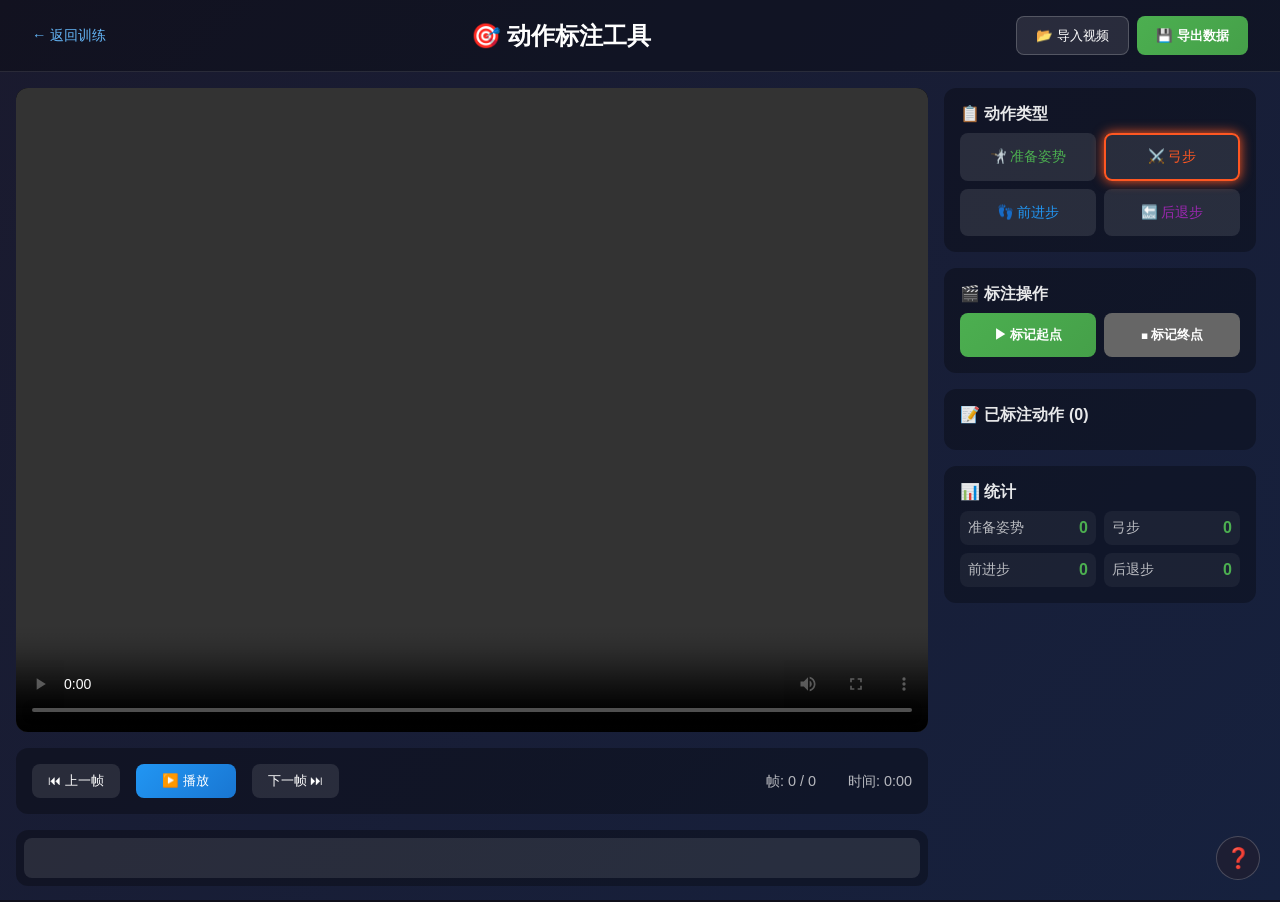
<file: LittleFencer-Web/annotator.html>
<!DOCTYPE html>
<html lang="zh-CN">

<head>
    <meta charset="UTF-8">
    <meta name="viewport" content="width=device-width, initial-scale=1.0">
    <title>动作标注工具 - 小剑客</title>
    <link rel="stylesheet" href="css/style.css">
    <link rel="stylesheet" href="css/annotator.css">
</head>

<body>
    <div class="annotator-container">
        <!-- Header -->
        <header class="annotator-header">
            <a href="index.html" class="back-btn">← 返回训练</a>
            <h1>🎯 动作标注工具</h1>
            <div class="header-actions">
                <button id="importBtn" class="btn-secondary">📂 导入视频</button>
                <button id="exportBtn" class="btn-primary">💾 导出数据</button>
            </div>
        </header>

        <!-- Main Content -->
        <main class="annotator-main">
            <!-- Video Panel -->
            <section class="video-panel">
                <div class="video-container">
                    <video id="videoPlayer" controls></video>
                    <canvas id="skeletonOverlay"></canvas>
                </div>

                <!-- Video Controls -->
                <div class="video-controls">
                    <button id="prevFrameBtn" class="frame-btn">⏮ 上一帧</button>
                    <button id="playPauseBtn" class="play-btn">▶️ 播放</button>
                    <button id="nextFrameBtn" class="frame-btn">下一帧 ⏭</button>
                    <span class="frame-info">
                        帧: <span id="currentFrame">0</span> / <span id="totalFrames">0</span>
                    </span>
                    <span class="time-info">
                        时间: <span id="currentTime">0:00</span>
                    </span>
                </div>

                <!-- Timeline -->
                <div class="timeline-container">
                    <div id="timeline" class="timeline">
                        <div id="timelineProgress" class="timeline-progress"></div>
                        <div id="annotationMarkers" class="annotation-markers"></div>
                    </div>
                </div>
            </section>

            <!-- Annotation Panel -->
            <aside class="annotation-panel">
                <!-- Action Selector -->
                <div class="action-selector">
                    <h3>📋 动作类型</h3>
                    <div class="action-buttons">
                        <button class="action-btn" data-action="en_garde" data-color="#4CAF50">
                            🤺 准备姿势
                        </button>
                        <button class="action-btn" data-action="lunge" data-color="#FF5722">
                            ⚔️ 弓步
                        </button>
                        <button class="action-btn" data-action="advance" data-color="#2196F3">
                            👣 前进步
                        </button>
                        <button class="action-btn" data-action="retreat" data-color="#9C27B0">
                            🔙 后退步
                        </button>
                    </div>
                </div>

                <!-- Marking Controls -->
                <div class="marking-controls">
                    <h3>🎬 标注操作</h3>
                    <div class="mark-buttons">
                        <button id="markStartBtn" class="mark-btn mark-start">
                            ▶ 标记起点
                        </button>
                        <button id="markEndBtn" class="mark-btn mark-end" disabled>
                            ◼ 标记终点
                        </button>
                    </div>
                    <div class="current-marking" id="currentMarking" style="display: none;">
                        <span>当前标注: </span>
                        <span id="markingAction">-</span>
                        <span>从帧 <span id="markingStart">-</span></span>
                    </div>
                </div>

                <!-- Confirmation Buttons (shown after marking end) -->
                <div class="confirm-selector" id="confirmSelector" style="display: none;">
                    <h3>✨ 确认标注</h3>
                    <div class="confirm-info" id="confirmInfo"></div>
                    <div class="confirm-buttons">
                        <button id="confirmValidBtn" class="confirm-btn confirm-valid">✅ 可用</button>
                        <button id="confirmDiscardBtn" class="confirm-btn confirm-discard">❌ 丢弃</button>
                    </div>
                </div>

                <!-- Annotations List -->
                <div class="annotations-list">
                    <h3>📝 已标注动作 (<span id="annotationCount">0</span>)</h3>
                    <ul id="annotationsList"></ul>
                </div>

                <!-- Stats -->
                <div class="annotation-stats">
                    <h3>📊 统计</h3>
                    <div class="stats-grid">
                        <div class="stat-item">
                            <span class="stat-label">准备姿势</span>
                            <span class="stat-value" id="statEnGarde">0</span>
                        </div>
                        <div class="stat-item">
                            <span class="stat-label">弓步</span>
                            <span class="stat-value" id="statLunge">0</span>
                        </div>
                        <div class="stat-item">
                            <span class="stat-label">前进步</span>
                            <span class="stat-value" id="statAdvance">0</span>
                        </div>
                        <div class="stat-item">
                            <span class="stat-label">后退步</span>
                            <span class="stat-value" id="statRetreat">0</span>
                        </div>
                    </div>
                </div>
            </aside>
        </main>

        <!-- Hidden file input -->
        <input type="file" id="videoInput" accept="video/*" style="display: none;">
        <input type="file" id="skeletonInput" accept=".json" style="display: none;">
    </div>

    <!-- Import Modal -->
    <div id="importModal" class="modal" style="display: none;">
        <div class="modal-content">
            <h2>导入数据</h2>
            <div class="import-options">
                <div class="import-option">
                    <h4>📹 选择视频文件</h4>
                    <button id="selectVideoBtn" class="btn-primary">选择视频</button>
                    <span id="videoFileName">未选择</span>
                </div>
                <div class="import-option">
                    <h4>🦴 选择骨骼数据 (可选)</h4>
                    <button id="selectSkeletonBtn" class="btn-secondary">选择JSON</button>
                    <span id="skeletonFileName">未选择</span>
                </div>
            </div>
            <div class="modal-actions">
                <button id="cancelImportBtn" class="btn-secondary">取消</button>
                <button id="confirmImportBtn" class="btn-primary" disabled>开始标注</button>
            </div>
        </div>
    </div>

    <!-- 快捷键帮助按钮 -->
    <button id="shortcutHelpBtn" class="shortcut-help-btn" title="键盘快捷键">❓</button>

    <!-- 快捷键帮助面板 -->
    <div id="shortcutPanel" class="shortcut-panel hidden">
        <div class="shortcut-panel-content">
            <h3>⌨️ 键盘快捷键</h3>
            <div class="shortcut-list">
                <div class="shortcut-item"><kbd>Space</kbd><span>播放/暂停</span></div>
                <div class="shortcut-item"><kbd>←</kbd><span>上一帧</span></div>
                <div class="shortcut-item"><kbd>→</kbd><span>下一帧</span></div>
                <div class="shortcut-item"><kbd>[</kbd><span>标记起点</span></div>
                <div class="shortcut-item"><kbd>]</kbd><span>标记终点</span></div>
                <div class="shortcut-item"><kbd>1</kbd><span>准备 (En Garde)</span></div>
                <div class="shortcut-item"><kbd>2</kbd><span>弓步 (Lunge)</span></div>
                <div class="shortcut-item"><kbd>3</kbd><span>前进 (Advance)</span></div>
                <div class="shortcut-item"><kbd>4</kbd><span>后退 (Retreat)</span></div>
                <div class="shortcut-item"><kbd>Enter/Y</kbd><span>确认标注</span></div>
                <div class="shortcut-item"><kbd>Esc/N</kbd><span>取消标注</span></div>
            </div>
            <button id="closeShortcutPanel" class="btn-secondary" style="margin-top:12px;width:100%">关闭</button>
        </div>
    </div>

    <script type="module" src="js/annotator.js"></script>
</body>

</html>
</file>
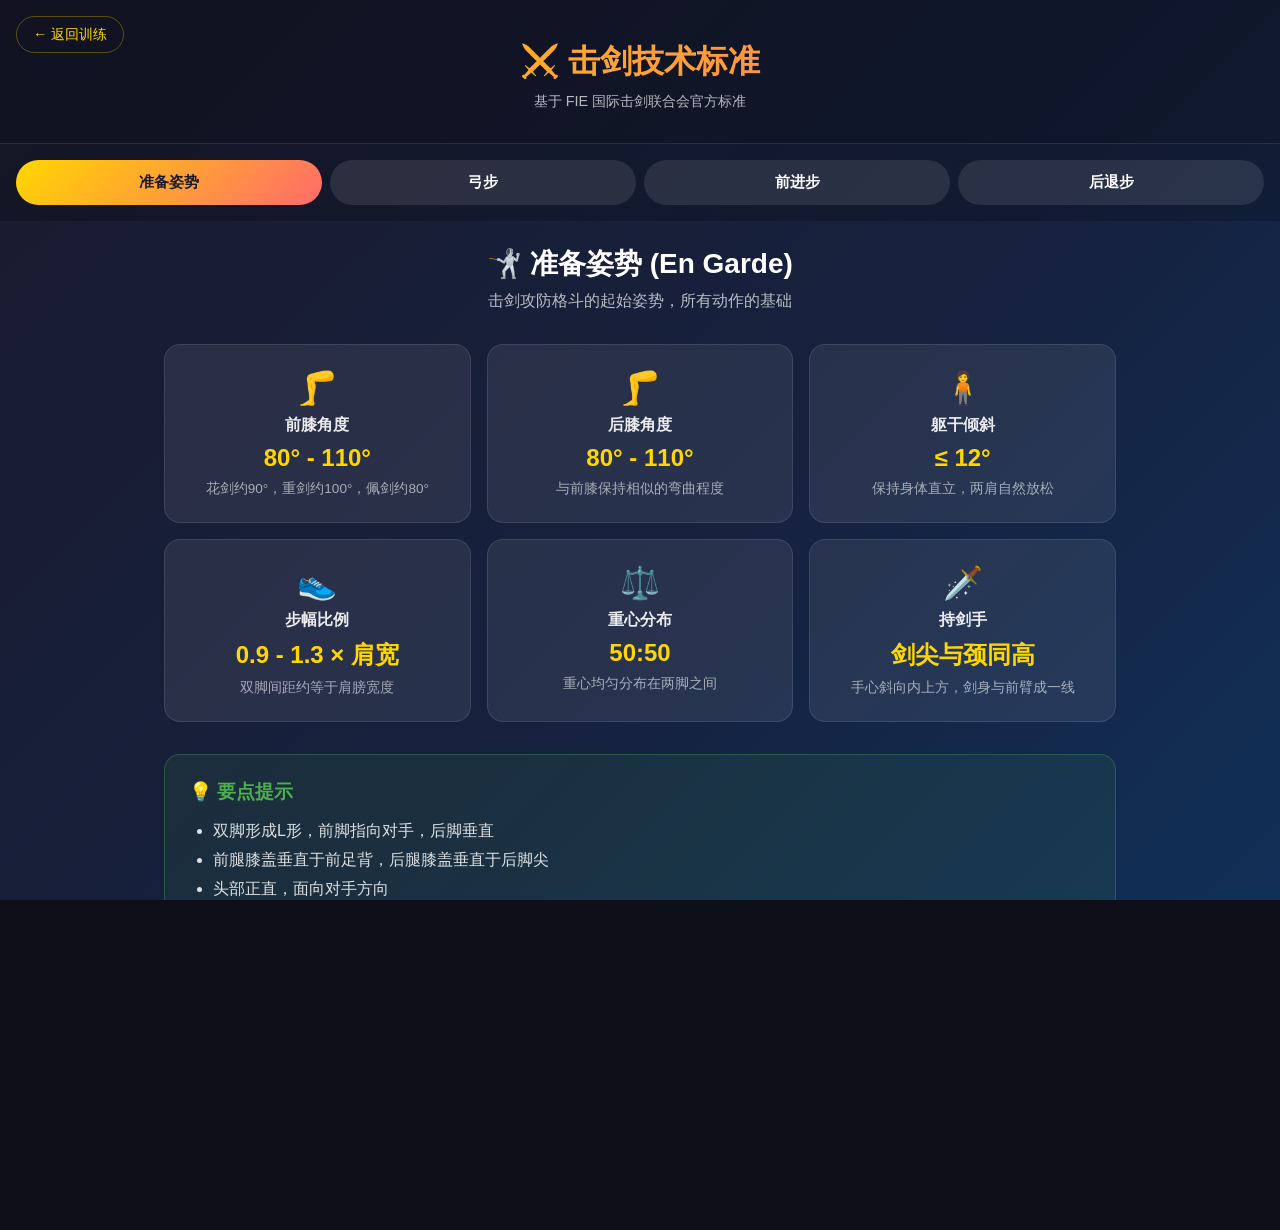
<file: LittleFencer-Web/standards.html>
<!DOCTYPE html>
<html lang="zh-CN">
<head>
    <meta charset="UTF-8">
    <meta name="viewport" content="width=device-width, initial-scale=1.0">
    <title>击剑技术标准 - 小剑客</title>
    <link rel="stylesheet" href="css/style.css">
    <link rel="stylesheet" href="css/standards.css">
    <link rel="manifest" href="manifest.json">
    <meta name="theme-color" content="#1a1a2e">
    <meta name="description" content="基于FIE国际击剑联合会标准的击剑动作技术规范">
</head>
<body>
    <div class="standards-container">
        <!-- Header -->
        <header class="standards-header">
            <a href="index.html" class="back-btn">← 返回训练</a>
            <h1>⚔️ 击剑技术标准</h1>
            <p class="subtitle">基于 FIE 国际击剑联合会官方标准</p>
        </header>

        <!-- Navigation Tabs -->
        <nav class="action-tabs">
            <button class="tab-btn active" data-action="enGarde">准备姿势</button>
            <button class="tab-btn" data-action="lunge">弓步</button>
            <button class="tab-btn" data-action="advance">前进步</button>
            <button class="tab-btn" data-action="retreat">后退步</button>
        </nav>

        <!-- Content Sections -->
        <main class="standards-content">
            
            <!-- En Garde Section -->
            <section id="enGarde" class="action-section active">
                <div class="action-header">
                    <h2>🤺 准备姿势 (En Garde)</h2>
                    <p class="action-desc">击剑攻防格斗的起始姿势，所有动作的基础</p>
                </div>
                
                <div class="criteria-grid">
                    <div class="criteria-card">
                        <div class="criteria-icon">🦵</div>
                        <h3>前膝角度</h3>
                        <div class="criteria-value">80° - 110°</div>
                        <p>花剑约90°，重剑约100°，佩剑约80°</p>
                    </div>
                    
                    <div class="criteria-card">
                        <div class="criteria-icon">🦵</div>
                        <h3>后膝角度</h3>
                        <div class="criteria-value">80° - 110°</div>
                        <p>与前膝保持相似的弯曲程度</p>
                    </div>
                    
                    <div class="criteria-card">
                        <div class="criteria-icon">🧍</div>
                        <h3>躯干倾斜</h3>
                        <div class="criteria-value">≤ 12°</div>
                        <p>保持身体直立，两肩自然放松</p>
                    </div>
                    
                    <div class="criteria-card">
                        <div class="criteria-icon">👟</div>
                        <h3>步幅比例</h3>
                        <div class="criteria-value">0.9 - 1.3 × 肩宽</div>
                        <p>双脚间距约等于肩膀宽度</p>
                    </div>
                    
                    <div class="criteria-card">
                        <div class="criteria-icon">⚖️</div>
                        <h3>重心分布</h3>
                        <div class="criteria-value">50:50</div>
                        <p>重心均匀分布在两脚之间</p>
                    </div>
                    
                    <div class="criteria-card">
                        <div class="criteria-icon">🗡️</div>
                        <h3>持剑手</h3>
                        <div class="criteria-value">剑尖与颈同高</div>
                        <p>手心斜向内上方，剑身与前臂成一线</p>
                    </div>
                </div>
                
                <div class="tips-section">
                    <h3>💡 要点提示</h3>
                    <ul>
                        <li>双脚形成L形，前脚指向对手，后脚垂直</li>
                        <li>前腿膝盖垂直于前足背，后腿膝盖垂直于后脚尖</li>
                        <li>头部正直，面向对手方向</li>
                        <li>非持剑手在体侧自然弯曲抬起</li>
                    </ul>
                </div>
            </section>

            <!-- Lunge Section -->
            <section id="lunge" class="action-section">
                <div class="action-header">
                    <h2>⚔️ 弓步 (Lunge)</h2>
                    <p class="action-desc">击剑最重要的进攻步法，绝大多数有效攻击通过弓步完成</p>
                </div>
                
                <div class="criteria-grid">
                    <div class="criteria-card highlight">
                        <div class="criteria-icon">🦵</div>
                        <h3>前膝角度</h3>
                        <div class="criteria-value">85° - 100°</div>
                        <p><strong>FIE标准：大腿与小腿成直角(90°)</strong></p>
                    </div>
                    
                    <div class="criteria-card highlight">
                        <div class="criteria-icon">🦿</div>
                        <h3>后腿角度</h3>
                        <div class="criteria-value">160° - 180°</div>
                        <p><strong>后腿必须伸直！这是弓步的关键</strong></p>
                    </div>
                    
                    <div class="criteria-card">
                        <div class="criteria-icon">🧍</div>
                        <h3>躯干倾斜</h3>
                        <div class="criteria-value">≤ 15°</div>
                        <p>保持身体直立，不要前倾</p>
                    </div>
                    
                    <div class="criteria-card highlight">
                        <div class="criteria-icon">💪</div>
                        <h3>手臂伸直</h3>
                        <div class="criteria-value">≥ 90%</div>
                        <p><strong>手臂完全伸直，剑尖与肩同高</strong></p>
                    </div>
                    
                    <div class="criteria-card">
                        <div class="criteria-icon">👟</div>
                        <h3>步幅比例</h3>
                        <div class="criteria-value">1.5 - 2.5 × 肩宽</div>
                        <p>步幅显著加宽</p>
                    </div>
                    
                    <div class="criteria-card">
                        <div class="criteria-icon">🦶</div>
                        <h3>后脚跟离地</h3>
                        <div class="criteria-value">约 5cm</div>
                        <p>后脚跟自然抬起</p>
                    </div>
                </div>
                
                <div class="timing-section">
                    <h3>⏱️ 动作时序（关键！）</h3>
                    <div class="timing-diagram">
                        <div class="timing-step">
                            <span class="step-num">1</span>
                            <span class="step-text">手臂先动</span>
                            <span class="step-detail">手臂完全伸直</span>
                        </div>
                        <div class="timing-arrow">→</div>
                        <div class="timing-step">
                            <span class="step-num">2</span>
                            <span class="step-text">后腿蹬地</span>
                            <span class="step-detail">推动身体前进</span>
                        </div>
                        <div class="timing-arrow">→</div>
                        <div class="timing-step">
                            <span class="step-num">3</span>
                            <span class="step-text">前脚落地</span>
                            <span class="step-detail">膝盖成90°</span>
                        </div>
                    </div>
                    <p class="timing-note">⚠️ 手臂必须领先腿部动作 50-150ms</p>
                </div>
                
                <div class="tips-section warning">
                    <h3>⚠️ 常见错误</h3>
                    <ul>
                        <li><strong>后腿没有伸直</strong> - 这是最常见也是最严重的错误</li>
                        <li><strong>腿先动手后动</strong> - 应该手臂先伸直再蹬腿</li>
                        <li><strong>躯干前倾过大</strong> - 保持身体直立</li>
                        <li><strong>前膝超过脚尖</strong> - 容易造成膝盖损伤</li>
                    </ul>
                </div>
            </section>

            <!-- Advance Section -->
            <section id="advance" class="action-section">
                <div class="action-header">
                    <h2>👣 前进步 (Advance)</h2>
                    <p class="action-desc">用于拉近与对手的距离，创造进攻机会</p>
                </div>
                
                <div class="criteria-grid">
                    <div class="criteria-card">
                        <div class="criteria-icon">🦵</div>
                        <h3>膝盖弯曲</h3>
                        <div class="criteria-value">80° - 130°</div>
                        <p>始终保持膝盖弯曲，不完全伸直</p>
                    </div>
                    
                    <div class="criteria-card">
                        <div class="criteria-icon">📏</div>
                        <h3>垂直跳动</h3>
                        <div class="criteria-value">≤ 3%</div>
                        <p>水平移动，避免上下跳动</p>
                    </div>
                    
                    <div class="criteria-card">
                        <div class="criteria-icon">👟</div>
                        <h3>步幅</h3>
                        <div class="criteria-value">约 1 脚掌长</div>
                        <p>前脚先移动约一脚掌距离</p>
                    </div>
                    
                    <div class="criteria-card">
                        <div class="criteria-icon">🔄</div>
                        <h3>保持姿势</h3>
                        <div class="criteria-value">准备姿势</div>
                        <p>移动过程中保持en garde姿势不变</p>
                    </div>
                </div>
                
                <div class="timing-section">
                    <h3>⏱️ 动作时序</h3>
                    <div class="timing-diagram">
                        <div class="timing-step">
                            <span class="step-num">1</span>
                            <span class="step-text">前脚先动</span>
                            <span class="step-detail">脚尖略抬，贴地前移</span>
                        </div>
                        <div class="timing-arrow">→</div>
                        <div class="timing-step">
                            <span class="step-num">2</span>
                            <span class="step-text">后脚跟随</span>
                            <span class="step-detail">移动相同距离</span>
                        </div>
                        <div class="timing-arrow">→</div>
                        <div class="timing-step">
                            <span class="step-num">3</span>
                            <span class="step-text">恢复姿势</span>
                            <span class="step-detail">重心保持中间</span>
                        </div>
                    </div>
                </div>
                
                <div class="tips-section">
                    <h3>💡 要点提示</h3>
                    <ul>
                        <li>躯干随前脚向前迈出而前移</li>
                        <li>身体重心保持在两脚之间</li>
                        <li>肩部与地面保持平行</li>
                        <li>动作流畅连贯，无中断</li>
                    </ul>
                </div>
            </section>

            <!-- Retreat Section -->
            <section id="retreat" class="action-section">
                <div class="action-header">
                    <h2>👣 后退步 (Retreat)</h2>
                    <p class="action-desc">用于拉开与对手的距离，进行防守或反攻</p>
                </div>
                
                <div class="criteria-grid">
                    <div class="criteria-card">
                        <div class="criteria-icon">🦵</div>
                        <h3>膝盖弯曲</h3>
                        <div class="criteria-value">80° - 130°</div>
                        <p>保持膝盖弯曲状态</p>
                    </div>
                    
                    <div class="criteria-card">
                        <div class="criteria-icon">📏</div>
                        <h3>垂直跳动</h3>
                        <div class="criteria-value">≤ 3%</div>
                        <p>水平移动，保持重心稳定</p>
                    </div>
                    
                    <div class="criteria-card">
                        <div class="criteria-icon">👟</div>
                        <h3>步幅</h3>
                        <div class="criteria-value">约 1 脚掌长</div>
                        <p>后脚先移动约一脚掌距离</p>
                    </div>
                    
                    <div class="criteria-card">
                        <div class="criteria-icon">🔄</div>
                        <h3>保持姿势</h3>
                        <div class="criteria-value">准备姿势</div>
                        <p>后退时保持随时可以进攻的状态</p>
                    </div>
                </div>
                
                <div class="timing-section">
                    <h3>⏱️ 动作时序</h3>
                    <div class="timing-diagram">
                        <div class="timing-step">
                            <span class="step-num">1</span>
                            <span class="step-text">后脚先动</span>
                            <span class="step-detail">稍提脚跟，贴地后移</span>
                        </div>
                        <div class="timing-arrow">→</div>
                        <div class="timing-step">
                            <span class="step-num">2</span>
                            <span class="step-text">前脚跟随</span>
                            <span class="step-detail">全脚掌蹬地后移</span>
                        </div>
                        <div class="timing-arrow">→</div>
                        <div class="timing-step">
                            <span class="step-num">3</span>
                            <span class="step-text">恢复姿势</span>
                            <span class="step-detail">保持战斗准备</span>
                        </div>
                    </div>
                </div>
                
                <div class="tips-section">
                    <h3>💡 要点提示</h3>
                    <ul>
                        <li>与前进步相反，后脚先移动</li>
                        <li>移动距离与前进步相同</li>
                        <li>保持持剑手的防守姿势</li>
                        <li>随时准备转换为进攻</li>
                    </ul>
                </div>
            </section>
        </main>

        <!-- Footer -->
        <footer class="standards-footer">
            <div class="source-info">
                <h4>📚 参考来源</h4>
                <ul>
                    <li>国际击剑联合会 (FIE) 官方技术文档</li>
                    <li>中国击剑协会教练员培训教材</li>
                    <li>击剑运动生物力学研究论文</li>
                </ul>
            </div>
            <p class="copyright">© 2026 小剑客 LittleFencer - 基于FIE标准</p>
        </footer>
    </div>

    <script>
        // Tab switching logic
        document.querySelectorAll('.tab-btn').forEach(btn => {
            btn.addEventListener('click', () => {
                // Remove active from all tabs and sections
                document.querySelectorAll('.tab-btn').forEach(b => b.classList.remove('active'));
                document.querySelectorAll('.action-section').forEach(s => s.classList.remove('active'));
                
                // Add active to clicked tab and corresponding section
                btn.classList.add('active');
                const actionId = btn.dataset.action;
                document.getElementById(actionId).classList.add('active');
            });
        });
    </script>
</body>
</html>
</file>
<file: LittleFencer-Web/css/style.css>
/* ===== CSS Variables ===== */
:root {
    --bg-dark: #0f0f1a;
    --bg-card: #1a1a2e;
    --bg-overlay: rgba(0, 0, 0, 0.7);
    --primary: #e94560;
    --primary-light: #ff6b6b;
    --secondary: #16213e;
    --accent: #0f3460;
    --success: #4ade80;
    --warning: #fbbf24;
    --error: #ef4444;
    --text: #ffffff;
    --text-muted: #94a3b8;
    --border: #334155;
    --skeleton-good: #4ade80;
    --skeleton-bad: #ef4444;
    --skeleton-neutral: #60a5fa;
}

/* ===== Reset & Base ===== */
* {
    margin: 0;
    padding: 0;
    box-sizing: border-box;
}

html, body {
    width: 100%;
    height: 100%;
    overflow: hidden;
    font-family: -apple-system, BlinkMacSystemFont, 'Segoe UI', Roboto, 'Helvetica Neue', Arial, sans-serif;
    background: var(--bg-dark);
    color: var(--text);
    user-select: none;
    -webkit-user-select: none;
    touch-action: manipulation;
}

.hidden {
    display: none !important;
}

/* ===== Splash Screen ===== */
.splash-screen {
    position: fixed;
    top: 0;
    left: 0;
    width: 100%;
    height: 100%;
    background: linear-gradient(135deg, var(--bg-dark) 0%, var(--secondary) 100%);
    display: flex;
    align-items: center;
    justify-content: center;
    z-index: 1000;
    transition: opacity 0.5s ease;
}

.splash-screen.fade-out {
    opacity: 0;
    pointer-events: none;
}

.splash-content {
    text-align: center;
    animation: pulse 2s infinite;
}

.splash-icon {
    font-size: 80px;
    margin-bottom: 20px;
    animation: bounce 1s infinite;
}

.splash-content h1 {
    font-size: 36px;
    font-weight: 700;
    margin-bottom: 10px;
    background: linear-gradient(90deg, var(--primary), var(--primary-light));
    -webkit-background-clip: text;
    -webkit-text-fill-color: transparent;
    background-clip: text;
}

.splash-content p {
    font-size: 16px;
    color: var(--text-muted);
    margin-bottom: 30px;
}

.loading-bar {
    width: 200px;
    height: 4px;
    background: var(--border);
    border-radius: 2px;
    margin: 0 auto 15px;
    overflow: hidden;
}

.loading-progress {
    height: 100%;
    width: 0%;
    background: linear-gradient(90deg, var(--primary), var(--primary-light));
    border-radius: 2px;
    transition: width 0.3s ease;
}

.loading-text {
    font-size: 14px;
    color: var(--text-muted);
}

/* ===== Main App ===== */
.app {
    width: 100%;
    height: 100%;
    display: flex;
    flex-direction: column;
    background: var(--bg-dark);
}

/* ===== Video Container ===== */
.video-container {
    flex: 1;
    position: relative;
    overflow: hidden;
    background: #000;
}

.video-container video {
    width: 100%;
    height: 100%;
    object-fit: cover;
    transform: scaleX(-1); /* Mirror for front camera */
}

.video-container canvas {
    position: absolute;
    top: 0;
    left: 0;
    width: 100%;
    height: 100%;
    pointer-events: none;
    transform: scaleX(-1); /* Mirror to match video */
}

/* ===== Status Overlay ===== */
.status-overlay {
    position: absolute;
    top: 20px;
    left: 50%;
    transform: translateX(-50%);
    z-index: 10;
}

.status-badge {
    display: flex;
    align-items: center;
    gap: 8px;
    padding: 10px 20px;
    background: var(--bg-overlay);
    backdrop-filter: blur(10px);
    border-radius: 30px;
    border: 1px solid var(--border);
    font-size: 16px;
    font-weight: 600;
    transition: all 0.3s ease;
}

.status-badge.en-garde {
    border-color: var(--success);
    box-shadow: 0 0 20px rgba(74, 222, 128, 0.3);
}

.status-badge.waiting {
    border-color: var(--warning);
    box-shadow: 0 0 20px rgba(251, 191, 36, 0.3);
    animation: pulse-warning 1.5s infinite;
}

.status-badge.lunging {
    border-color: var(--primary);
    box-shadow: 0 0 20px rgba(233, 69, 96, 0.3);
    animation: pulse-glow 0.5s infinite;
}

.status-icon {
    font-size: 20px;
}

/* ===== Action Overlay ===== */
.action-overlay {
    position: absolute;
    top: 50%;
    left: 50%;
    transform: translate(-50%, -50%);
    text-align: center;
    opacity: 0;
    transition: opacity 0.3s ease;
    z-index: 15;
    pointer-events: none;
}

.action-overlay.show {
    opacity: 1;
    animation: action-pop 0.5s ease;
}

.action-name {
    font-size: 48px;
    font-weight: 800;
    text-shadow: 0 4px 20px rgba(0, 0, 0, 0.5);
    margin-bottom: 10px;
}

.action-quality {
    font-size: 64px;
}

.action-quality.perfect {
    animation: star-spin 0.5s ease;
}

/* ===== Combo Container ===== */
.combo-container {
    position: absolute;
    top: 80px;
    right: 20px;
    text-align: center;
    padding: 15px 25px;
    background: var(--bg-overlay);
    backdrop-filter: blur(10px);
    border-radius: 15px;
    border: 2px solid var(--border);
    opacity: 0;
    transform: scale(0.8);
    transition: all 0.3s ease;
    z-index: 10;
}

.combo-container.show {
    opacity: 1;
    transform: scale(1);
}

.combo-container.fire {
    border-color: var(--warning);
    animation: combo-fire 0.3s ease;
}

.combo-count {
    font-size: 42px;
    font-weight: 800;
    background: linear-gradient(180deg, var(--warning), var(--primary));
    -webkit-background-clip: text;
    -webkit-text-fill-color: transparent;
    background-clip: text;
}

.combo-label {
    font-size: 12px;
    font-weight: 600;
    color: var(--text-muted);
    letter-spacing: 2px;
}

/* ===== Feedback Toast ===== */
.feedback-toast {
    position: absolute;
    bottom: 100px;
    left: 50%;
    transform: translateX(-50%);
    padding: 12px 24px;
    background: var(--bg-overlay);
    backdrop-filter: blur(10px);
    border-radius: 10px;
    font-size: 18px;
    font-weight: 600;
    opacity: 0;
    transition: all 0.3s ease;
    z-index: 20;
    white-space: nowrap;
}

.feedback-toast.show {
    opacity: 1;
    animation: toast-slide 0.3s ease;
}

.feedback-toast.error {
    border: 1px solid var(--error);
    color: var(--error);
}

.feedback-toast.success {
    border: 1px solid var(--success);
    color: var(--success);
}

/* ===== Recording Indicator ===== */
.recording-indicator {
    position: absolute;
    top: 20px;
    left: 20px;
    display: flex;
    align-items: center;
    gap: 8px;
    padding: 8px 16px;
    background: rgba(239, 68, 68, 0.9);
    border-radius: 20px;
    font-size: 14px;
    font-weight: 600;
    z-index: 10;
}

.recording-dot {
    width: 10px;
    height: 10px;
    background: #fff;
    border-radius: 50%;
    animation: blink 1s infinite;
}

/* ===== Visibility Indicator ===== */
.visibility-indicator {
    position: absolute;
    top: 70px;
    right: 15px;
    width: 160px;
    padding: 12px;
    background: var(--bg-overlay);
    backdrop-filter: blur(10px);
    border-radius: 12px;
    border: 1px solid var(--border);
    z-index: 10;
    transition: all 0.3s ease;
}

.visibility-indicator.hidden {
    opacity: 0;
    pointer-events: none;
}

.visibility-indicator.warning {
    border-color: var(--warning);
    animation: pulse-warning 1.5s infinite;
}

.visibility-indicator.ready {
    border-color: var(--success);
}

@keyframes pulse-warning {
    0%, 100% { box-shadow: 0 0 0 0 rgba(251, 191, 36, 0.4); }
    50% { box-shadow: 0 0 0 8px rgba(251, 191, 36, 0); }
}

.visibility-header {
    display: flex;
    align-items: center;
    gap: 6px;
    margin-bottom: 8px;
    font-size: 12px;
    font-weight: 600;
    color: var(--text-secondary);
}

.visibility-icon {
    font-size: 14px;
}

.visibility-bar {
    height: 6px;
    background: var(--border);
    border-radius: 3px;
    overflow: hidden;
    margin-bottom: 8px;
}

.visibility-fill {
    height: 100%;
    background: var(--error);
    border-radius: 3px;
    transition: width 0.3s ease, background 0.3s ease;
    width: 0%;
}

.visibility-fill.low {
    background: var(--error);
}

.visibility-fill.medium {
    background: var(--warning);
}

.visibility-fill.high {
    background: var(--success);
}

.visibility-status {
    font-size: 11px;
    font-weight: 600;
    margin-bottom: 6px;
    text-align: center;
}

.visibility-status.error { color: var(--error); }
.visibility-status.warning { color: var(--warning); }
.visibility-status.success { color: var(--success); }

.visibility-parts {
    display: flex;
    flex-wrap: wrap;
    gap: 4px;
    font-size: 10px;
}

.visibility-part {
    padding: 2px 6px;
    background: var(--secondary);
    border-radius: 4px;
}

.visibility-part.missing {
    background: rgba(239, 68, 68, 0.3);
    color: var(--error);
}

.visibility-part.visible {
    background: rgba(74, 222, 128, 0.2);
    color: var(--success);
}

/* ===== Position Guide ===== */
.position-guide {
    position: absolute;
    top: 50%;
    left: 50%;
    transform: translate(-50%, -50%);
    text-align: center;
    padding: 30px 40px;
    background: var(--bg-overlay);
    backdrop-filter: blur(15px);
    border-radius: 20px;
    border: 2px solid var(--warning);
    z-index: 20;
    animation: fade-in 0.3s ease;
}

.position-guide.hidden {
    display: none;
}

.guide-icon {
    font-size: 48px;
    margin-bottom: 15px;
    animation: bounce 1s infinite;
}

@keyframes bounce {
    0%, 100% { transform: translateY(0); }
    50% { transform: translateY(-10px); }
}

.guide-text {
    font-size: 18px;
    font-weight: 600;
    color: var(--text);
    max-width: 250px;
}

/* ===== Controls Bar ===== */
.controls-bar {
    display: flex;
    justify-content: center;
    align-items: center;
    gap: 15px;
    padding: 15px 20px;
    background: var(--bg-card);
    border-top: 1px solid var(--border);
}

.control-btn {
    display: flex;
    flex-direction: column;
    align-items: center;
    gap: 4px;
    padding: 12px 20px;
    background: var(--secondary);
    border: 1px solid var(--border);
    border-radius: 15px;
    color: var(--text);
    cursor: pointer;
    transition: all 0.2s ease;
    min-width: 65px;
}

.control-btn:hover {
    background: var(--accent);
    transform: translateY(-2px);
}

.control-btn:active {
    transform: translateY(0);
}

.control-btn.primary {
    background: var(--primary);
    border-color: var(--primary);
    min-width: 80px;
}

.control-btn.primary:hover {
    background: var(--primary-light);
}

.control-btn.active {
    background: var(--success);
    border-color: var(--success);
}

.control-btn.recording {
    background: var(--error);
    border-color: var(--error);
    animation: pulse 1s infinite;
}

.btn-icon {
    font-size: 24px;
}

.btn-label {
    font-size: 11px;
    font-weight: 500;
    color: var(--text-muted);
}

/* ===== Info Bar ===== */
.info-bar {
    display: flex;
    justify-content: space-around;
    padding: 10px 20px;
    background: var(--bg-dark);
    border-top: 1px solid var(--border);
}

.info-item {
    display: flex;
    flex-direction: column;
    align-items: center;
    gap: 2px;
}

.info-label {
    font-size: 11px;
    color: var(--text-muted);
}

.info-value {
    font-size: 16px;
    font-weight: 700;
    color: var(--text);
}

/* ===== Modal ===== */
.modal {
    position: fixed;
    top: 0;
    left: 0;
    width: 100%;
    height: 100%;
    background: rgba(0, 0, 0, 0.8);
    display: flex;
    align-items: center;
    justify-content: center;
    z-index: 100;
    padding: 20px;
}

.modal-content {
    width: 100%;
    max-width: 500px;
    max-height: 80vh;
    background: var(--bg-card);
    border-radius: 20px;
    border: 1px solid var(--border);
    overflow: hidden;
    display: flex;
    flex-direction: column;
}

.modal-header {
    display: flex;
    justify-content: space-between;
    align-items: center;
    padding: 20px;
    border-bottom: 1px solid var(--border);
}

.modal-header h2 {
    font-size: 20px;
}

.modal-close {
    width: 36px;
    height: 36px;
    background: var(--secondary);
    border: none;
    border-radius: 50%;
    color: var(--text);
    font-size: 24px;
    cursor: pointer;
    display: flex;
    align-items: center;
    justify-content: center;
}

.modal-body {
    flex: 1;
    padding: 20px;
    overflow-y: auto;
}

/* ===== Gallery ===== */
.gallery-tabs {
    display: flex;
    gap: 10px;
    margin-bottom: 20px;
}

.tab-btn {
    flex: 1;
    padding: 12px;
    background: var(--secondary);
    border: 1px solid var(--border);
    border-radius: 10px;
    color: var(--text);
    font-size: 14px;
    font-weight: 600;
    cursor: pointer;
    transition: all 0.2s ease;
}

.tab-btn.active {
    background: var(--primary);
    border-color: var(--primary);
}

.gallery-grid {
    display: grid;
    grid-template-columns: repeat(2, 1fr);
    gap: 15px;
}

.empty-state {
    grid-column: span 2;
    text-align: center;
    padding: 40px;
    color: var(--text-muted);
}

.empty-icon {
    font-size: 48px;
    display: block;
    margin-bottom: 15px;
    opacity: 0.5;
}

.empty-hint {
    font-size: 12px;
    margin-top: 5px;
}

/* ===== Settings ===== */
.setting-item {
    display: flex;
    justify-content: space-between;
    align-items: center;
    padding: 15px 0;
    border-bottom: 1px solid var(--border);
}

.setting-item:last-child {
    border-bottom: none;
}

.setting-item label {
    font-size: 16px;
}

.setting-item input[type="checkbox"] {
    width: 50px;
    height: 28px;
    appearance: none;
    background: var(--secondary);
    border-radius: 14px;
    position: relative;
    cursor: pointer;
    transition: background 0.3s ease;
}

.setting-item input[type="checkbox"]:checked {
    background: var(--success);
}

.setting-item input[type="checkbox"]::after {
    content: '';
    position: absolute;
    width: 22px;
    height: 22px;
    background: white;
    border-radius: 50%;
    top: 3px;
    left: 3px;
    transition: transform 0.3s ease;
}

.setting-item input[type="checkbox"]:checked::after {
    transform: translateX(22px);
}

/* ===== Animations ===== */
@keyframes pulse {
    0%, 100% { opacity: 1; }
    50% { opacity: 0.7; }
}

@keyframes bounce {
    0%, 100% { transform: translateY(0); }
    50% { transform: translateY(-10px); }
}

@keyframes pulse-glow {
    0%, 100% { box-shadow: 0 0 20px rgba(233, 69, 96, 0.3); }
    50% { box-shadow: 0 0 40px rgba(233, 69, 96, 0.6); }
}

@keyframes action-pop {
    0% { transform: translate(-50%, -50%) scale(0.5); opacity: 0; }
    50% { transform: translate(-50%, -50%) scale(1.2); }
    100% { transform: translate(-50%, -50%) scale(1); opacity: 1; }
}

@keyframes star-spin {
    0% { transform: rotate(0deg) scale(1); }
    50% { transform: rotate(180deg) scale(1.5); }
    100% { transform: rotate(360deg) scale(1); }
}

@keyframes combo-fire {
    0%, 100% { transform: scale(1); }
    50% { transform: scale(1.1); }
}

@keyframes toast-slide {
    0% { transform: translateX(-50%) translateY(20px); opacity: 0; }
    100% { transform: translateX(-50%) translateY(0); opacity: 1; }
}

@keyframes blink {
    0%, 100% { opacity: 1; }
    50% { opacity: 0.3; }
}

/* ===== Responsive ===== */
@media (max-width: 480px) {
    .controls-bar {
        gap: 8px;
        padding: 10px 15px;
    }
    
    .control-btn {
        padding: 10px 12px;
        min-width: 55px;
    }
    
    .btn-icon {
        font-size: 20px;
    }
    
    .btn-label {
        font-size: 10px;
    }
    
    .action-name {
        font-size: 36px;
    }
    
    .action-quality {
        font-size: 48px;
    }
    
    .combo-count {
        font-size: 32px;
    }
}

/* ===== Landscape Mode ===== */
@media (orientation: landscape) and (max-height: 500px) {
    .controls-bar {
        position: absolute;
        right: 10px;
        top: 50%;
        transform: translateY(-50%);
        flex-direction: column;
        background: transparent;
        border: none;
        padding: 10px;
    }
    
    .info-bar {
        position: absolute;
        left: 10px;
        top: 50%;
        transform: translateY(-50%);
        flex-direction: column;
        background: var(--bg-overlay);
        border-radius: 10px;
        padding: 15px 10px;
        border: none;
    }
}

/* ===== Splash Logo ===== */
.splash-logo {
    width: 120px;
    height: 120px;
    border-radius: 24px;
    margin-bottom: 20px;
    animation: bounce 1s infinite;
    box-shadow: 0 10px 40px rgba(233, 69, 96, 0.3);
}

/* ===== Onboarding ===== */
.onboarding {
    position: fixed;
    top: 0;
    left: 0;
    width: 100%;
    height: 100%;
    background: linear-gradient(135deg, var(--bg-dark) 0%, var(--secondary) 100%);
    display: flex;
    flex-direction: column;
    z-index: 900;
}

.onboarding-slides {
    flex: 1;
    display: flex;
    align-items: center;
    justify-content: center;
    overflow: hidden;
}

.onboarding-slide {
    display: none;
    flex-direction: column;
    align-items: center;
    text-align: center;
    padding: 20px;
    animation: fadeIn 0.5s ease;
}

.onboarding-slide.active {
    display: flex;
}

.onboarding-slide img {
    max-width: 280px;
    max-height: 40vh;
    border-radius: 16px;
    margin-bottom: 30px;
    box-shadow: 0 20px 60px rgba(0, 0, 0, 0.5);
    object-fit: contain;
}

.onboarding-slide h2 {
    font-size: 24px;
    margin-bottom: 15px;
    color: var(--text);
}

.onboarding-slide p {
    font-size: 16px;
    color: var(--text-muted);
    max-width: 300px;
    line-height: 1.5;
}

.onboarding-nav {
    padding: 30px 20px;
    display: flex;
    flex-direction: column;
    align-items: center;
    gap: 15px;
}

.onboarding-dots {
    display: flex;
    gap: 10px;
    margin-bottom: 10px;
}

.onboarding-dots .dot {
    width: 10px;
    height: 10px;
    border-radius: 50%;
    background: var(--border);
    cursor: pointer;
    transition: all 0.3s ease;
}

.onboarding-dots .dot.active {
    background: var(--primary);
    transform: scale(1.2);
}

.onboarding-btn {
    width: 100%;
    max-width: 280px;
    padding: 15px 30px;
    font-size: 18px;
    font-weight: 600;
    border: none;
    border-radius: 12px;
    cursor: pointer;
    transition: all 0.3s ease;
    background: linear-gradient(135deg, var(--primary), var(--primary-light));
    color: white;
}

.onboarding-btn:hover {
    transform: translateY(-2px);
    box-shadow: 0 5px 20px rgba(233, 69, 96, 0.4);
}

.onboarding-btn.skip {
    background: transparent;
    color: var(--text-muted);
    font-size: 14px;
    padding: 10px;
}

.onboarding-btn.skip:hover {
    color: var(--text);
    box-shadow: none;
}

/* ===== Empty State with Image ===== */
.empty-state .empty-image {
    width: 200px;
    max-width: 80%;
    border-radius: 12px;
    margin-bottom: 20px;
    opacity: 0.9;
}

/* ===== Badge Popup ===== */
.badge-popup {
    position: fixed;
    top: 50%;
    left: 50%;
    transform: translate(-50%, -50%) scale(0);
    background: linear-gradient(135deg, var(--bg-card), var(--secondary));
    border: 2px solid var(--warning);
    border-radius: 20px;
    padding: 30px;
    display: flex;
    flex-direction: column;
    align-items: center;
    text-align: center;
    z-index: 1100;
    animation: none;
    box-shadow: 0 20px 60px rgba(251, 191, 36, 0.3);
}

.badge-popup.show {
    animation: badgePopIn 0.5s ease forwards;
}

.badge-popup img {
    width: 150px;
    height: 150px;
    border-radius: 16px;
    margin-bottom: 20px;
    box-shadow: 0 10px 30px rgba(0, 0, 0, 0.3);
}

.badge-text h3 {
    font-size: 24px;
    color: var(--warning);
    margin-bottom: 8px;
}

.badge-text p {
    font-size: 16px;
    color: var(--text-muted);
}

@keyframes badgePopIn {
    0% {
        transform: translate(-50%, -50%) scale(0) rotate(-10deg);
        opacity: 0;
    }
    50% {
        transform: translate(-50%, -50%) scale(1.1) rotate(5deg);
    }
    100% {
        transform: translate(-50%, -50%) scale(1) rotate(0deg);
        opacity: 1;
    }
}

@keyframes fadeIn {
    from {
        opacity: 0;
        transform: translateY(20px);
    }
    to {
        opacity: 1;
        transform: translateY(0);
    }
}

/* ===== iOS Install Prompt ===== */
.ios-install-prompt {
    position: fixed;
    bottom: 0;
    left: 0;
    right: 0;
    z-index: 2000;
    padding: 15px;
    animation: slideUp 0.3s ease;
}

.ios-install-content {
    background: linear-gradient(135deg, var(--bg-card), var(--secondary));
    border: 1px solid var(--border);
    border-radius: 16px;
    padding: 20px;
    display: flex;
    align-items: flex-start;
    gap: 15px;
    position: relative;
    box-shadow: 0 -10px 40px rgba(0, 0, 0, 0.5);
}

.ios-install-icon {
    font-size: 40px;
    flex-shrink: 0;
}

.ios-install-text {
    flex: 1;
}

.ios-install-text h3 {
    font-size: 18px;
    color: var(--text);
    margin-bottom: 5px;
}

.ios-install-text p {
    font-size: 14px;
    color: var(--text-muted);
    margin-bottom: 10px;
}

.ios-install-text ol {
    font-size: 13px;
    color: var(--text-muted);
    padding-left: 20px;
    margin: 0;
}

.ios-install-text ol li {
    margin-bottom: 5px;
}

.ios-install-close {
    position: absolute;
    top: 10px;
    right: 10px;
    background: none;
    border: none;
    color: var(--text-muted);
    font-size: 24px;
    cursor: pointer;
    padding: 5px;
    line-height: 1;
}

.ios-install-close:hover {
    color: var(--text);
}

@keyframes slideUp {
    from {
        transform: translateY(100%);
        opacity: 0;
    }
    to {
        transform: translateY(0);
        opacity: 1;
    }
}

/* ===== iOS Safari Safe Area ===== */
@supports (padding-bottom: env(safe-area-inset-bottom)) {
    .controls-bar {
        padding-bottom: max(15px, env(safe-area-inset-bottom));
    }
    
    .info-bar {
        padding-bottom: max(10px, env(safe-area-inset-bottom));
    }
    
    .ios-install-prompt {
        padding-bottom: max(15px, env(safe-area-inset-bottom));
    }
}

/* ===== iOS Performance Optimizations ===== */
@supports (-webkit-touch-callout: none) {
    /* iOS specific styles */
    .video-container video {
        /* Prevent iOS video controls from appearing */
        -webkit-media-playback-requires-user-action: auto;
    }
    
    /* Smoother animations on iOS */
    .action-overlay,
    .feedback-toast,
    .badge-popup {
        -webkit-transform: translateZ(0);
        transform: translateZ(0);
    }
}
/* ===== Video Player Modal ===== */
.video-player-content {
    max-width: 600px;
    max-height: 90vh;
}

.video-player-container {
    background: #000;
    border-radius: 10px;
    overflow: hidden;
    margin: 15px;
}

.video-player-container video {
    width: 100%;
    max-height: 50vh;
    display: block;
}

.video-info {
    padding: 0 15px 15px;
}

.video-meta {
    display: flex;
    justify-content: space-between;
    color: var(--text-muted);
    font-size: 13px;
    margin-bottom: 10px;
}

.video-stats-row {
    display: flex;
    gap: 20px;
    font-size: 14px;
}

.video-stats-row strong {
    color: var(--primary);
}

.video-actions {
    display: flex;
    gap: 10px;
    padding: 15px;
    border-top: 1px solid var(--border);
}

.video-action-btn {
    flex: 1;
    display: flex;
    flex-direction: column;
    align-items: center;
    gap: 5px;
    padding: 12px;
    background: var(--secondary);
    border: 1px solid var(--border);
    border-radius: 10px;
    color: var(--text);
    font-size: 12px;
    cursor: pointer;
    transition: all 0.2s ease;
}

.video-action-btn:hover {
    background: var(--primary);
    border-color: var(--primary);
}

.video-action-btn.danger:hover {
    background: var(--danger);
    border-color: var(--danger);
}

.video-action-btn.active {
    background: var(--accent);
    border-color: var(--accent);
}

.video-action-btn .btn-icon {
    font-size: 20px;
}

/* ===== Confirm Dialog ===== */
.confirm-dialog-content {
    max-width: 320px;
    text-align: center;
    padding: 30px;
}

.confirm-icon {
    font-size: 48px;
    margin-bottom: 15px;
}

.confirm-dialog-content h3 {
    font-size: 18px;
    margin-bottom: 10px;
}

.confirm-dialog-content p {
    color: var(--text-muted);
    font-size: 14px;
    margin-bottom: 25px;
}

.confirm-buttons {
    display: flex;
    gap: 15px;
}

.confirm-btn {
    flex: 1;
    padding: 12px 20px;
    border: none;
    border-radius: 10px;
    font-size: 14px;
    font-weight: 600;
    cursor: pointer;
    transition: all 0.2s ease;
}

.confirm-btn.cancel {
    background: var(--secondary);
    color: var(--text);
}

.confirm-btn.danger {
    background: var(--danger);
    color: white;
}

.confirm-btn:hover {
    opacity: 0.9;
    transform: scale(1.02);
}

/* ===== Gallery Stats ===== */
.gallery-stats {
    display: flex;
    justify-content: space-between;
    padding: 10px 0;
    margin-bottom: 15px;
    color: var(--text-muted);
    font-size: 13px;
    border-bottom: 1px solid var(--border);
}

/* ===== Gallery Item Enhanced ===== */
.gallery-item {
    position: relative;
    aspect-ratio: 16/9;
    background: var(--secondary);
    border-radius: 10px;
    overflow: hidden;
    cursor: pointer;
    transition: transform 0.2s ease, box-shadow 0.2s ease;
}

.gallery-item:hover {
    transform: scale(1.02);
    box-shadow: 0 5px 20px rgba(0, 0, 0, 0.3);
}

.gallery-item:active {
    transform: scale(0.98);
}

.gallery-item .thumbnail {
    width: 100%;
    height: 100%;
    object-fit: cover;
}

.gallery-item video {
    width: 100%;
    height: 100%;
    object-fit: cover;
}

.gallery-item .overlay {
    position: absolute;
    bottom: 0;
    left: 0;
    right: 0;
    padding: 10px;
    background: linear-gradient(transparent, rgba(0,0,0,0.8));
    display: flex;
    justify-content: space-between;
    align-items: center;
}

.gallery-item .video-date {
    position: absolute;
    top: 8px;
    left: 8px;
    font-size: 10px;
    color: rgba(255, 255, 255, 0.7);
    background: rgba(0, 0, 0, 0.5);
    padding: 2px 6px;
    border-radius: 4px;
}

.gallery-item .quality-badge {
    font-size: 16px;
}

.gallery-item .duration {
    font-size: 12px;
    color: var(--text-muted);
}

.gallery-item .play-icon {
    position: absolute;
    top: 50%;
    left: 50%;
    transform: translate(-50%, -50%);
    width: 50px;
    height: 50px;
    background: rgba(0, 0, 0, 0.6);
    border-radius: 50%;
    display: flex;
    align-items: center;
    justify-content: center;
    font-size: 24px;
    opacity: 0;
    transition: opacity 0.2s ease;
}

.gallery-item:hover .play-icon {
    opacity: 1;
}

/* ===== Gallery Modal Enhanced ===== */
.gallery-modal-content {
    max-width: 550px;
}

/* ===== Loading State ===== */
.loading-spinner {
    display: flex;
    flex-direction: column;
    align-items: center;
    justify-content: center;
    padding: 40px;
    color: var(--text-muted);
    grid-column: span 2;
}

.loading-spinner::before {
    content: '';
    width: 40px;
    height: 40px;
    border: 3px solid var(--border);
    border-top-color: var(--primary);
    border-radius: 50%;
    animation: spin 1s linear infinite;
    margin-bottom: 15px;
}

@keyframes spin {
    to {
        transform: rotate(360deg);
    }
}
/* 练习动作选择器（单动作模式） */
.practice-select {
    background: rgba(255, 255, 255, 0.08);
    color: var(--text, #fff);
    border: 1px solid var(--border, rgba(255, 255, 255, 0.2));
    border-radius: 8px;
    padding: 8px 12px;
    font-size: 16px;
    outline: none;
    cursor: pointer;
}

.practice-select:focus {
    border-color: var(--accent, #00e676);
}

.practice-select option {
    background: #1a1a2e;
    color: #fff;
}
</file>
<file: LittleFencer-Web/css/annotator.css>
/* Annotator Tool Styles */

.annotator-container {
    min-height: 100vh;
    background: linear-gradient(135deg, #1a1a2e 0%, #16213e 100%);
    color: #fff;
}

/* Header */
.annotator-header {
    display: flex;
    align-items: center;
    justify-content: space-between;
    padding: 1rem 2rem;
    background: rgba(0, 0, 0, 0.3);
    border-bottom: 1px solid rgba(255, 255, 255, 0.1);
}

.annotator-header h1 {
    font-size: 1.5rem;
    margin: 0;
}

.annotator-header .back-btn {
    color: #64b5f6;
    text-decoration: none;
    font-size: 0.9rem;
    transition: color 0.2s;
}

.annotator-header .back-btn:hover {
    color: #90caf9;
}

.header-actions {
    display: flex;
    gap: 0.5rem;
}

/* Buttons */
.btn-primary {
    background: linear-gradient(135deg, #4CAF50 0%, #45a049 100%);
    color: white;
    border: none;
    padding: 0.6rem 1.2rem;
    border-radius: 8px;
    cursor: pointer;
    font-weight: 600;
    transition: transform 0.2s, box-shadow 0.2s;
}

.btn-primary:hover {
    transform: translateY(-2px);
    box-shadow: 0 4px 12px rgba(76, 175, 80, 0.4);
}

.btn-primary:disabled {
    background: #666;
    cursor: not-allowed;
    transform: none;
    box-shadow: none;
}

.btn-secondary {
    background: rgba(255, 255, 255, 0.1);
    color: white;
    border: 1px solid rgba(255, 255, 255, 0.2);
    padding: 0.6rem 1.2rem;
    border-radius: 8px;
    cursor: pointer;
    transition: background 0.2s;
}

.btn-secondary:hover {
    background: rgba(255, 255, 255, 0.2);
}

/* Main Layout */
.annotator-main {
    display: grid;
    grid-template-columns: 1fr 320px;
    gap: 1rem;
    padding: 1rem;
    height: calc(100vh - 70px);
}

/* Video Panel */
.video-panel {
    display: flex;
    flex-direction: column;
    gap: 1rem;
}

.video-container {
    position: relative;
    background: #000;
    border-radius: 12px;
    overflow: hidden;
    flex: 1;
    min-height: 400px;
    transform: scaleX(-1);
    /* Mirror video horizontally */
}

.video-container video {
    width: 100%;
    height: 100%;
    object-fit: contain;
}

.video-container #skeletonOverlay {
    position: absolute;
    top: 0;
    left: 0;
    width: 100%;
    height: 100%;
    pointer-events: none;
}

/* Video Controls */
.video-controls {
    display: flex;
    align-items: center;
    gap: 1rem;
    padding: 1rem;
    background: rgba(0, 0, 0, 0.3);
    border-radius: 12px;
}

.frame-btn,
.play-btn {
    background: rgba(255, 255, 255, 0.1);
    border: none;
    color: white;
    padding: 0.5rem 1rem;
    border-radius: 8px;
    cursor: pointer;
    transition: background 0.2s;
}

.frame-btn:hover,
.play-btn:hover {
    background: rgba(255, 255, 255, 0.2);
}

.play-btn {
    background: linear-gradient(135deg, #2196F3 0%, #1976D2 100%);
    min-width: 100px;
}

.frame-info,
.time-info {
    color: rgba(255, 255, 255, 0.7);
    font-size: 0.9rem;
    margin-left: auto;
}

.time-info {
    margin-left: 1rem;
}

/* Timeline */
.timeline-container {
    padding: 0.5rem;
    background: rgba(0, 0, 0, 0.3);
    border-radius: 12px;
}

.timeline {
    position: relative;
    height: 40px;
    background: rgba(255, 255, 255, 0.1);
    border-radius: 8px;
    cursor: pointer;
    overflow: hidden;
}

.timeline-progress {
    position: absolute;
    top: 0;
    left: 0;
    height: 100%;
    width: 0%;
    background: linear-gradient(90deg, #4CAF50, #8BC34A);
    opacity: 0.5;
    pointer-events: none;
}

.annotation-markers {
    position: absolute;
    top: 0;
    left: 0;
    width: 100%;
    height: 100%;
    pointer-events: none;
}

.annotation-marker {
    position: absolute;
    height: 100%;
    opacity: 0.7;
    border-radius: 4px;
}

/* Annotation Panel */
.annotation-panel {
    display: flex;
    flex-direction: column;
    gap: 1rem;
    overflow-y: auto;
    padding-right: 0.5rem;
}

.annotation-panel h3 {
    font-size: 1rem;
    margin: 0 0 0.5rem 0;
    color: rgba(255, 255, 255, 0.9);
}

/* Action Selector */
.action-selector,
.marking-controls,
.quality-selector,
.annotations-list,
.annotation-stats {
    background: rgba(0, 0, 0, 0.3);
    border-radius: 12px;
    padding: 1rem;
}

.action-buttons {
    display: grid;
    grid-template-columns: 1fr 1fr;
    gap: 0.5rem;
}

.action-btn {
    background: rgba(255, 255, 255, 0.1);
    border: 2px solid transparent;
    color: white;
    padding: 0.8rem;
    border-radius: 8px;
    cursor: pointer;
    font-size: 0.85rem;
    transition: all 0.2s;
}

.action-btn:hover {
    background: rgba(255, 255, 255, 0.15);
}

.action-btn.active {
    border-color: currentColor;
    box-shadow: 0 0 12px currentColor;
}

.action-btn[data-action="en_garde"] {
    color: #4CAF50;
}

.action-btn[data-action="lunge"] {
    color: #FF5722;
}

.action-btn[data-action="advance"] {
    color: #2196F3;
}

.action-btn[data-action="retreat"] {
    color: #9C27B0;
}

/* Marking Controls */
.mark-buttons {
    display: flex;
    gap: 0.5rem;
}

.mark-btn {
    flex: 1;
    padding: 0.8rem;
    border: none;
    border-radius: 8px;
    cursor: pointer;
    font-weight: 600;
    transition: all 0.2s;
}

.mark-start {
    background: linear-gradient(135deg, #4CAF50 0%, #45a049 100%);
    color: white;
}

.mark-end {
    background: linear-gradient(135deg, #f44336 0%, #d32f2f 100%);
    color: white;
}

.mark-btn:disabled {
    background: #666;
    cursor: not-allowed;
}

.current-marking {
    margin-top: 0.5rem;
    padding: 0.5rem;
    background: rgba(255, 193, 7, 0.2);
    border-radius: 8px;
    font-size: 0.85rem;
    color: #FFC107;
}

/* Confirmation Selector */
.confirm-selector {
    background: rgba(0, 0, 0, 0.3);
    border-radius: 12px;
    padding: 1rem;
    border: 2px solid #FFC107;
    animation: pulse-border 1.5s infinite;
}

@keyframes pulse-border {

    0%,
    100% {
        border-color: #FFC107;
    }

    50% {
        border-color: #FF5722;
    }
}

.confirm-info {
    padding: 0.5rem;
    margin-bottom: 0.8rem;
    background: rgba(255, 193, 7, 0.1);
    border-radius: 8px;
    font-size: 0.9rem;
    color: #FFC107;
    text-align: center;
}

.confirm-buttons {
    display: flex;
    gap: 0.5rem;
}

.confirm-btn {
    flex: 1;
    padding: 1rem;
    border: none;
    border-radius: 8px;
    cursor: pointer;
    font-size: 1.1rem;
    font-weight: 700;
    transition: all 0.2s;
}

.confirm-valid {
    background: linear-gradient(135deg, #4CAF50 0%, #45a049 100%);
    color: white;
}

.confirm-valid:hover {
    transform: scale(1.02);
    box-shadow: 0 4px 16px rgba(76, 175, 80, 0.5);
}

.confirm-discard {
    background: linear-gradient(135deg, #f44336 0%, #d32f2f 100%);
    color: white;
}

.confirm-discard:hover {
    transform: scale(1.02);
    box-shadow: 0 4px 16px rgba(244, 67, 54, 0.5);
}

/* Annotations List */
.annotations-list ul {
    list-style: none;
    padding: 0;
    margin: 0;
    max-height: 200px;
    overflow-y: auto;
}

.annotation-item {
    display: flex;
    align-items: center;
    justify-content: space-between;
    padding: 0.6rem;
    margin-bottom: 0.5rem;
    background: rgba(255, 255, 255, 0.05);
    border-radius: 8px;
    border-left: 3px solid;
}

.annotation-item .action-name {
    font-weight: 600;
    font-size: 0.9rem;
}

.annotation-item .frame-range {
    font-size: 0.8rem;
    color: rgba(255, 255, 255, 0.6);
}

.annotation-item .delete-btn {
    background: none;
    border: none;
    color: #f44336;
    cursor: pointer;
    font-size: 1rem;
    opacity: 0.6;
    transition: opacity 0.2s;
}

.annotation-item .delete-btn:hover {
    opacity: 1;
}

/* Stats */
.stats-grid {
    display: grid;
    grid-template-columns: 1fr 1fr;
    gap: 0.5rem;
}

.stat-item {
    display: flex;
    justify-content: space-between;
    padding: 0.5rem;
    background: rgba(255, 255, 255, 0.05);
    border-radius: 8px;
}

.stat-label {
    font-size: 0.85rem;
    color: rgba(255, 255, 255, 0.7);
}

.stat-value {
    font-weight: 700;
    color: #4CAF50;
}

/* Modal */
.modal {
    position: fixed;
    top: 0;
    left: 0;
    width: 100%;
    height: 100%;
    background: rgba(0, 0, 0, 0.8);
    display: flex;
    align-items: center;
    justify-content: center;
    z-index: 1000;
}

.modal-content {
    background: #1a1a2e;
    padding: 2rem;
    border-radius: 16px;
    min-width: 400px;
    max-width: 500px;
}

.modal-content h2 {
    margin: 0 0 1.5rem 0;
}

.import-options {
    display: flex;
    flex-direction: column;
    gap: 1rem;
    margin-bottom: 1.5rem;
}

.import-option {
    padding: 1rem;
    background: rgba(255, 255, 255, 0.05);
    border-radius: 12px;
}

.import-option h4 {
    margin: 0 0 0.5rem 0;
    font-size: 0.9rem;
}

.import-option button {
    margin-right: 0.5rem;
}

.import-option span {
    font-size: 0.85rem;
    color: rgba(255, 255, 255, 0.6);
}

.modal-actions {
    display: flex;
    justify-content: flex-end;
    gap: 0.5rem;
}

/* Responsive */
@media (max-width: 900px) {
    .annotator-main {
        grid-template-columns: 1fr;
    }

    .annotation-panel {
        order: -1;
        flex-direction: row;
        flex-wrap: wrap;
    }

    .annotation-panel>div {
        flex: 1;
        min-width: 200px;
    }
}

/* ===== Keyboard Shortcut Help ===== */
.shortcut-help-btn {
    position: fixed;
    bottom: 20px;
    right: 20px;
    width: 44px;
    height: 44px;
    border-radius: 50%;
    background: rgba(30, 30, 50, 0.9);
    border: 1px solid rgba(255, 255, 255, 0.2);
    color: #fff;
    font-size: 20px;
    cursor: pointer;
    z-index: 500;
    transition: transform 0.2s, background 0.2s;
}

.shortcut-help-btn:hover {
    transform: scale(1.1);
    background: rgba(60, 60, 100, 0.95);
}

.shortcut-panel {
    position: fixed;
    bottom: 76px;
    right: 20px;
    z-index: 500;
    animation: fadeSlideUp 0.2s ease;
}

.shortcut-panel.hidden {
    display: none;
}

.shortcut-panel-content {
    background: rgba(20, 20, 40, 0.95);
    border: 1px solid rgba(255, 255, 255, 0.15);
    border-radius: 12px;
    padding: 16px 20px;
    backdrop-filter: blur(16px);
    min-width: 260px;
}

.shortcut-panel-content h3 {
    margin-bottom: 12px;
    font-size: 1rem;
    color: #fff;
}

.shortcut-list {
    display: flex;
    flex-direction: column;
    gap: 6px;
}

.shortcut-item {
    display: flex;
    justify-content: space-between;
    align-items: center;
    gap: 12px;
    font-size: 0.85rem;
    color: rgba(255, 255, 255, 0.8);
}

.shortcut-item kbd {
    display: inline-block;
    background: rgba(255, 255, 255, 0.12);
    border: 1px solid rgba(255, 255, 255, 0.2);
    border-radius: 4px;
    padding: 2px 8px;
    font-family: monospace;
    font-size: 0.8rem;
    min-width: 60px;
    text-align: center;
    color: #fff;
}

@keyframes fadeSlideUp {
    from {
        opacity: 0;
        transform: translateY(8px);
    }

    to {
        opacity: 1;
        transform: translateY(0);
    }
}
</file>
<file: LittleFencer-Web/css/standards.css>
/**
 * Standards Page Styles
 * Styling for the fencing technical standards documentation page
 */

/* Container */
.standards-container {
    min-height: 100vh;
    background: linear-gradient(135deg, #1a1a2e 0%, #16213e 50%, #0f3460 100%);
    color: #fff;
    font-family: -apple-system, BlinkMacSystemFont, 'Segoe UI', Roboto, sans-serif;
}

/* Header */
.standards-header {
    text-align: center;
    padding: 2rem 1rem;
    background: rgba(0, 0, 0, 0.3);
    border-bottom: 1px solid rgba(255, 255, 255, 0.1);
}

.standards-header h1 {
    font-size: 2rem;
    margin: 0.5rem 0;
    background: linear-gradient(90deg, #ffd700, #ff6b6b);
    -webkit-background-clip: text;
    -webkit-text-fill-color: transparent;
    background-clip: text;
}

.standards-header .subtitle {
    color: rgba(255, 255, 255, 0.7);
    font-size: 0.9rem;
    margin: 0;
}

.back-btn {
    position: absolute;
    left: 1rem;
    top: 1rem;
    color: #ffd700;
    text-decoration: none;
    font-size: 0.9rem;
    padding: 0.5rem 1rem;
    border: 1px solid rgba(255, 215, 0, 0.3);
    border-radius: 20px;
    transition: all 0.3s;
}

.back-btn:hover {
    background: rgba(255, 215, 0, 0.2);
}

/* Navigation Tabs */
.action-tabs {
    display: flex;
    justify-content: center;
    gap: 0.5rem;
    padding: 1rem;
    background: rgba(0, 0, 0, 0.2);
    flex-wrap: wrap;
}

.tab-btn {
    padding: 0.75rem 1.5rem;
    border: none;
    background: rgba(255, 255, 255, 0.1);
    color: #fff;
    border-radius: 25px;
    cursor: pointer;
    font-size: 0.95rem;
    transition: all 0.3s;
}

.tab-btn:hover {
    background: rgba(255, 255, 255, 0.2);
}

.tab-btn.active {
    background: linear-gradient(135deg, #ffd700, #ff6b6b);
    color: #1a1a2e;
    font-weight: 600;
}

/* Content Sections */
.standards-content {
    max-width: 1000px;
    margin: 0 auto;
    padding: 1.5rem;
}

.action-section {
    display: none;
}

.action-section.active {
    display: block;
    animation: fadeIn 0.3s ease;
}

@keyframes fadeIn {
    from { opacity: 0; transform: translateY(10px); }
    to { opacity: 1; transform: translateY(0); }
}

/* Action Header */
.action-header {
    text-align: center;
    margin-bottom: 2rem;
}

.action-header h2 {
    font-size: 1.75rem;
    margin-bottom: 0.5rem;
}

.action-desc {
    color: rgba(255, 255, 255, 0.7);
    font-size: 1rem;
}

/* Criteria Grid */
.criteria-grid {
    display: grid;
    grid-template-columns: repeat(auto-fit, minmax(280px, 1fr));
    gap: 1rem;
    margin-bottom: 2rem;
}

.criteria-card {
    background: rgba(255, 255, 255, 0.08);
    border-radius: 16px;
    padding: 1.5rem;
    text-align: center;
    border: 1px solid rgba(255, 255, 255, 0.1);
    transition: all 0.3s;
}

.criteria-card:hover {
    transform: translateY(-3px);
    background: rgba(255, 255, 255, 0.12);
}

.criteria-card.highlight {
    border-color: #ffd700;
    background: rgba(255, 215, 0, 0.1);
}

.criteria-icon {
    font-size: 2rem;
    margin-bottom: 0.5rem;
}

.criteria-card h3 {
    font-size: 1rem;
    margin: 0.5rem 0;
    color: rgba(255, 255, 255, 0.9);
}

.criteria-value {
    font-size: 1.5rem;
    font-weight: 700;
    color: #ffd700;
    margin: 0.5rem 0;
}

.criteria-card p {
    font-size: 0.85rem;
    color: rgba(255, 255, 255, 0.6);
    margin: 0;
}

.criteria-card.highlight p strong {
    color: #ff6b6b;
}

/* Timing Section */
.timing-section {
    background: rgba(255, 255, 255, 0.05);
    border-radius: 16px;
    padding: 1.5rem;
    margin-bottom: 1.5rem;
}

.timing-section h3 {
    text-align: center;
    margin-bottom: 1.5rem;
    color: #ffd700;
}

.timing-diagram {
    display: flex;
    justify-content: center;
    align-items: center;
    flex-wrap: wrap;
    gap: 0.5rem;
}

.timing-step {
    display: flex;
    flex-direction: column;
    align-items: center;
    background: rgba(255, 255, 255, 0.1);
    padding: 1rem 1.5rem;
    border-radius: 12px;
    min-width: 120px;
}

.step-num {
    width: 30px;
    height: 30px;
    background: linear-gradient(135deg, #ffd700, #ff6b6b);
    border-radius: 50%;
    display: flex;
    align-items: center;
    justify-content: center;
    font-weight: 700;
    color: #1a1a2e;
    margin-bottom: 0.5rem;
}

.step-text {
    font-weight: 600;
    margin-bottom: 0.25rem;
}

.step-detail {
    font-size: 0.8rem;
    color: rgba(255, 255, 255, 0.6);
}

.timing-arrow {
    font-size: 1.5rem;
    color: #ffd700;
}

.timing-note {
    text-align: center;
    margin-top: 1rem;
    color: #ff6b6b;
    font-weight: 600;
}

/* Tips Section */
.tips-section {
    background: rgba(76, 175, 80, 0.1);
    border: 1px solid rgba(76, 175, 80, 0.3);
    border-radius: 16px;
    padding: 1.5rem;
    margin-bottom: 1.5rem;
}

.tips-section h3 {
    color: #4caf50;
    margin-bottom: 1rem;
}

.tips-section ul {
    margin: 0;
    padding-left: 1.5rem;
}

.tips-section li {
    margin-bottom: 0.5rem;
    color: rgba(255, 255, 255, 0.85);
}

.tips-section.warning {
    background: rgba(255, 107, 107, 0.1);
    border-color: rgba(255, 107, 107, 0.3);
}

.tips-section.warning h3 {
    color: #ff6b6b;
}

/* Footer */
.standards-footer {
    text-align: center;
    padding: 2rem 1rem;
    background: rgba(0, 0, 0, 0.3);
    margin-top: 2rem;
}

.source-info {
    max-width: 600px;
    margin: 0 auto 1rem;
}

.source-info h4 {
    color: #ffd700;
    margin-bottom: 0.5rem;
}

.source-info ul {
    list-style: none;
    padding: 0;
    margin: 0;
}

.source-info li {
    color: rgba(255, 255, 255, 0.6);
    font-size: 0.85rem;
    margin: 0.25rem 0;
}

.copyright {
    color: rgba(255, 255, 255, 0.4);
    font-size: 0.8rem;
    margin: 0;
}

/* Mobile Responsive */
@media (max-width: 600px) {
    .standards-header {
        padding-top: 4rem;
    }
    
    .back-btn {
        position: fixed;
        top: 0.5rem;
        left: 0.5rem;
        z-index: 100;
        background: rgba(26, 26, 46, 0.95);
    }
    
    .standards-header h1 {
        font-size: 1.5rem;
    }
    
    .tab-btn {
        padding: 0.5rem 1rem;
        font-size: 0.85rem;
    }
    
    .criteria-grid {
        grid-template-columns: 1fr;
    }
    
    .timing-diagram {
        flex-direction: column;
    }
    
    .timing-arrow {
        transform: rotate(90deg);
    }
    
    .timing-step {
        width: 100%;
        max-width: 250px;
    }
}
</file>
